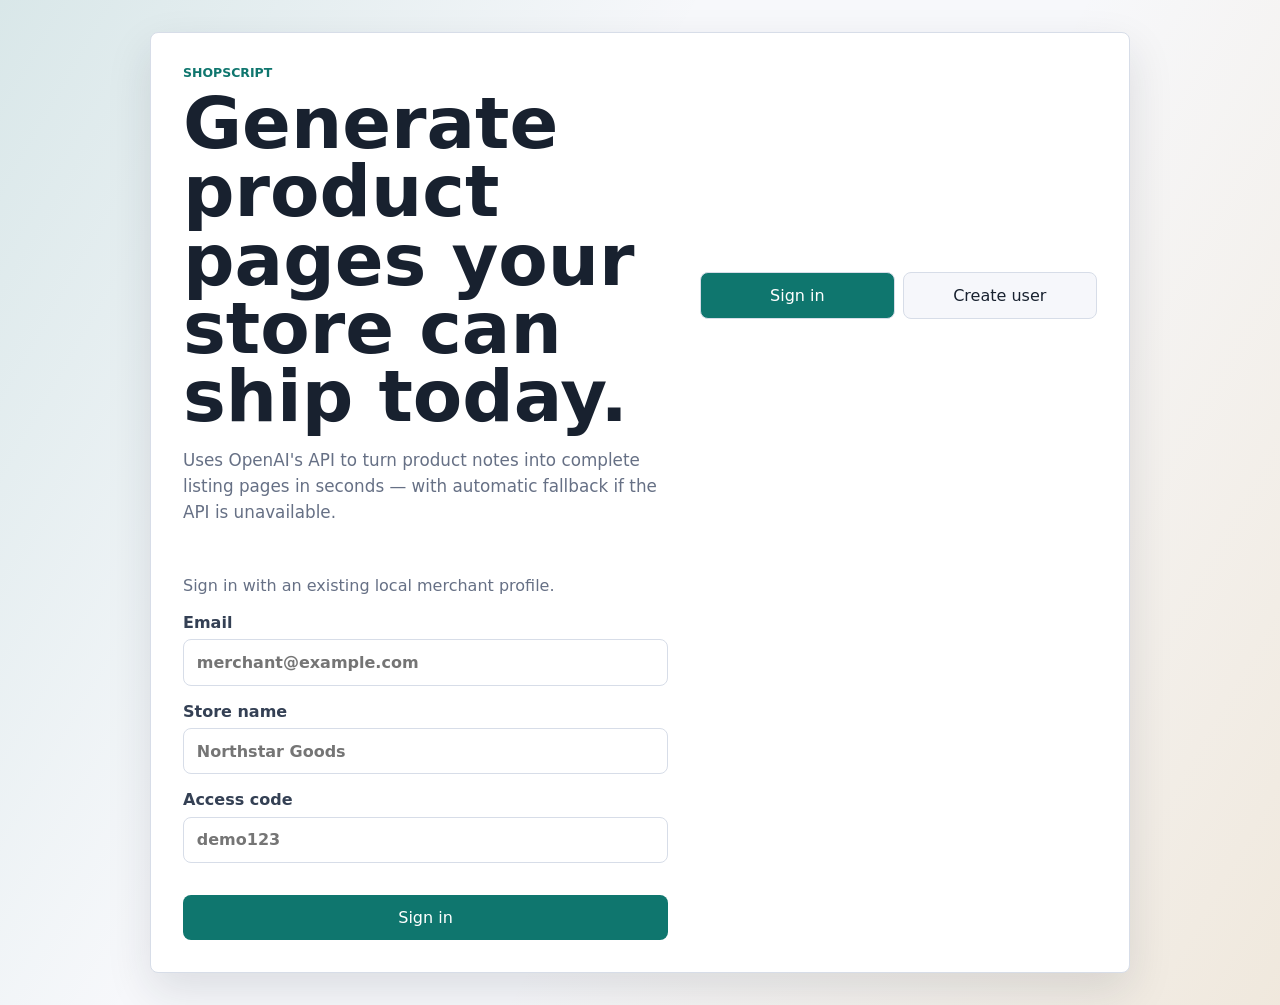
<file: index.html>
<!doctype html>
<html lang="en">
<head>
  <meta charset="utf-8">
  <meta name="viewport" content="width=device-width, initial-scale=1">
  <title>ShopScript - Product Page Generator</title>
  <link rel="stylesheet" href="styles.css">
</head>
<body>
  <main class="app" id="app">
    <section class="login-view" id="loginView">
      <div class="login-panel">
        <div>
          <p class="eyebrow">ShopScript</p>
          <h1>Generate product pages your store can ship today.</h1>
          <p class="lead">Uses OpenAI's API to turn product notes into complete listing pages in seconds — with automatic fallback if the API is unavailable.</p>
        </div>
        <div class="auth-tabs" role="tablist" aria-label="Authentication mode">
          <button class="auth-tab active" id="signinTab" type="button">Sign in</button>
          <button class="auth-tab" id="signupTab" type="button">Create user</button>
        </div>
        <form class="login-form" id="loginForm">
          <p class="auth-copy" id="authCopy">Sign in with an existing local merchant profile.</p>
          <label>
            Email
            <input id="emailInput" type="email" autocomplete="email" placeholder="merchant@example.com" required>
          </label>
          <label>
            Store name
            <input id="storeInput" type="text" autocomplete="organization" placeholder="Northstar Goods">
          </label>
          <label>
            Access code
            <input id="accessCodeInput" type="password" autocomplete="current-password" placeholder="demo123" required>
          </label>
          <p class="form-message" id="authMessage"></p>
          <button type="submit" id="authSubmit">Sign in</button>
        </form>
      </div>
    </section>

    <section class="dashboard hidden" id="dashboardView">
      <aside class="sidebar">
        <div>
          <p class="brand-mark">ShopScript</p>
          <p class="store-name" id="storeName">Store</p>
        </div>
        <nav>
          <a href="#generator" class="active">Generator</a>
          <a href="#history">Saved pages</a>
          <a href="tests.html">Tests</a>
        </nav>
        <button class="ghost-button" id="logoutButton" type="button">Log out</button>
      </aside>

      <section class="workspace">
        <header class="topbar">
          <div>
            <p class="eyebrow">Merchant studio</p>
            <h2>AI-powered product page generator</h2>
          </div>
          <div class="status-pill" id="sessionStatus">Local safe mode</div>
        </header>

        <section class="grid" id="generator">
          <form class="panel generator-panel" id="generatorForm">
            <div class="panel-heading">
              <h3>Product brief</h3>
              <p>Paste what a merchant already knows. ShopScript turns it into a polished page.</p>
            </div>
            <label>
              Product name
              <input id="productName" type="text" placeholder="AeroBrew Travel Coffee Kit" required>
            </label>
            <label>
              Short description
              <textarea id="productDescription" rows="5" placeholder="A compact pour-over kit for commuters, campers, and office coffee fans." required></textarea>
            </label>
            <div class="two-col">
              <label>
                Price
                <input id="productPrice" type="text" placeholder="Optional, e.g. $79 or Launch offer">
              </label>
              <label>
                Audience
                <input id="productAudience" type="text" placeholder="Optional, e.g. busy commuters">
              </label>
            </div>
            <label>
              Tone
              <input id="productTone" type="text" placeholder="Optional, e.g. premium, playful, minimal, bold">
            </label>
            <button type="submit">Generate with OpenAI API</button>
          </form>

          <section class="panel run-panel">
            <div class="panel-heading">
              <h3>Generation run log</h3>
              <p>Real-time steps as OpenAI generates your product page.</p>
            </div>
            <ol class="run-log" id="runLog">
              <li class="idle">Waiting for product brief</li>
            </ol>
          </section>
        </section>

        <section class="panel integration-panel">
          <div class="panel-heading inline-heading">
            <div>
              <h3>How it works</h3>
              <p>ShopScript calls OpenAI's API in real time. If the API is unavailable, it automatically falls back to local generation so the demo keeps working.</p>
            </div>
            <div class="mode-badge" id="integrationModeBadge">Live API active</div>
          </div>
          <div class="mode-grid">
            <div class="mode-card active">
              <strong>🟢 Live API Mode</strong>
              <p>OpenAI generates your product page in real time with custom benefits, FAQs, and SEO metadata based on your brief.</p>
            </div>
            <div class="mode-card">
              <strong>🟡 Fallback Mode</strong>
              <p>If the API is slow or unavailable, a local generator creates a valid page so the demo keeps working.</p>
            </div>
            <div class="mode-card">
              <strong>Production Ready</strong>
              <p>The same API boundary scales to real authentication, databases, image generation, and approval workflows.</p>
            </div>
          </div>
          <pre class="request-shape" aria-label="API request and response">// What you send:
POST /api/generate {
  name: "Product name",
  description: "What it is",
  price: "$X",
  audience: "Who it's for",
  tone: "Style (e.g., premium)"
}

// What you get back:
{
  headline: "AI-generated headline",
  benefits: ["...", "...", "..."],
  faqs: [{question, answer}, ...],
  seo: {title, description},
  visualSvg: "<svg>...</svg>"
}</pre>
          <p class="integration-note"><strong>Note:</strong> The API key is kept on the server (not in browser) for security. In production, add real auth, database persistence, rate limiting, and observability.</p>
        </section>

        <section class="preview-layout">
          <section class="panel preview-panel">
            <div class="panel-heading inline-heading">
              <div>
                <h3>Live preview</h3>
                <p id="previewSubtitle">Generated page appears here.</p>
              </div>
              <div class="actions">
                <button class="secondary-button" id="saveButton" type="button" disabled>Save</button>
                <button id="downloadButton" type="button" disabled>Download HTML</button>
              </div>
            </div>
            <article class="product-preview empty" id="productPreview">
              <p>Generate a product page to preview the storefront output.</p>
            </article>
          </section>

          <section class="panel history-panel" id="history">
            <div class="panel-heading">
              <h3>Saved pages</h3>
              <p>Persisted locally for this merchant session.</p>
            </div>
            <div class="history-list" id="historyList"></div>
          </section>
        </section>
      </section>
    </section>
  </main>

  <script src="storage.js"></script>
  <script src="codexClient.js"></script>
  <script src="app.js"></script>
</body>
</html>
</file>
<file: styles.css>
:root {
  --ink: #18212f;
  --muted: #667085;
  --line: #d7dde8;
  --panel: #ffffff;
  --paper: #f6f7fb;
  --accent: #0f766e;
  --accent-dark: #115e59;
  --gold: #c48926;
  --rose: #b42318;
  --shadow: 0 18px 45px rgba(24, 33, 47, 0.12);
}

* {
  box-sizing: border-box;
}

body {
  margin: 0;
  color: var(--ink);
  background: var(--paper);
  font-family: Inter, ui-sans-serif, system-ui, -apple-system, BlinkMacSystemFont, "Segoe UI", sans-serif;
}

button,
input,
textarea,
select {
  font: inherit;
}

button {
  border: 0;
  border-radius: 8px;
  padding: 0.8rem 1rem;
  color: white;
  background: var(--accent);
  cursor: pointer;
}

button:hover {
  background: var(--accent-dark);
}

button:disabled {
  color: #9aa4b2;
  background: #e5e8ef;
  cursor: not-allowed;
}

label {
  display: grid;
  gap: 0.45rem;
  color: #344054;
  font-weight: 650;
}

input,
textarea,
select {
  width: 100%;
  border: 1px solid var(--line);
  border-radius: 8px;
  padding: 0.8rem;
  color: var(--ink);
  background: white;
}

textarea {
  resize: vertical;
}

.hidden {
  display: none !important;
}

.login-view {
  min-height: 100vh;
  display: grid;
  place-items: center;
  padding: 2rem;
  background:
    linear-gradient(120deg, rgba(15, 118, 110, 0.13), transparent 38%),
    linear-gradient(300deg, rgba(196, 137, 38, 0.14), transparent 42%),
    #f7f8fb;
}

.login-panel {
  width: min(980px, 100%);
  display: grid;
  grid-template-columns: 1.1fr 0.9fr;
  gap: 2rem;
  align-items: center;
  padding: 2rem;
  border: 1px solid var(--line);
  border-radius: 8px;
  background: white;
  box-shadow: var(--shadow);
}

.eyebrow {
  margin: 0 0 0.55rem;
  color: var(--accent);
  font-size: 0.78rem;
  font-weight: 800;
  letter-spacing: 0;
  text-transform: uppercase;
}

h1,
h2,
h3,
p {
  margin-top: 0;
}

h1 {
  margin-bottom: 1rem;
  max-width: 13ch;
  font-size: clamp(2.4rem, 8vw, 4.5rem);
  line-height: 0.95;
  letter-spacing: 0;
}

h2 {
  margin-bottom: 0;
  font-size: 1.8rem;
}

h3 {
  margin-bottom: 0.25rem;
  font-size: 1.05rem;
}

.lead {
  max-width: 55ch;
  color: var(--muted);
  font-size: 1.05rem;
  line-height: 1.55;
}

.login-form,
.generator-panel {
  display: grid;
  gap: 1rem;
}

.auth-tabs {
  display: grid;
  grid-template-columns: 1fr 1fr;
  gap: 0.5rem;
  margin-bottom: 1rem;
}

.auth-tab {
  border: 1px solid var(--line);
  color: var(--ink);
  background: #f6f7fb;
}

.auth-tab.active,
.auth-tab:hover {
  color: white;
  background: var(--accent);
}

.auth-copy,
.form-message {
  margin: 0;
  color: var(--muted);
  line-height: 1.45;
}

.form-message.error {
  color: var(--rose);
  font-weight: 700;
}

.dashboard {
  min-height: 100vh;
  display: grid;
  grid-template-columns: 240px 1fr;
}

.sidebar {
  position: sticky;
  top: 0;
  height: 100vh;
  display: grid;
  align-content: space-between;
  padding: 1.25rem;
  color: white;
  background: #16202d;
}

.brand-mark {
  margin-bottom: 0.35rem;
  font-size: 1.2rem;
  font-weight: 850;
}

.store-name {
  color: #b9c3d2;
}

nav {
  display: grid;
  gap: 0.4rem;
  margin-top: 2rem;
}

nav a {
  border-radius: 8px;
  padding: 0.75rem;
  color: #dbe3ef;
  text-decoration: none;
}

nav a.active,
nav a:hover {
  background: rgba(255, 255, 255, 0.1);
}

.ghost-button {
  border: 1px solid rgba(255, 255, 255, 0.2);
  color: white;
  background: transparent;
}

.workspace {
  display: grid;
  gap: 1rem;
  padding: 1.25rem;
}

.topbar,
.panel {
  border: 1px solid var(--line);
  border-radius: 8px;
  background: var(--panel);
}

.topbar {
  display: flex;
  justify-content: space-between;
  gap: 1rem;
  align-items: center;
  padding: 1.25rem;
}

.status-pill {
  border: 1px solid #9ed7cf;
  border-radius: 999px;
  padding: 0.45rem 0.75rem;
  color: var(--accent-dark);
  background: #ecfdf9;
  font-size: 0.9rem;
  font-weight: 750;
  white-space: nowrap;
}

.grid {
  display: grid;
  grid-template-columns: minmax(320px, 1fr) minmax(280px, 0.72fr);
  gap: 1rem;
}

.panel {
  padding: 1rem;
}

.panel-heading {
  margin-bottom: 1rem;
}

.panel-heading p {
  margin-bottom: 0;
  color: var(--muted);
  line-height: 1.45;
}

.inline-heading {
  display: flex;
  justify-content: space-between;
  gap: 1rem;
  align-items: start;
}

.two-col {
  display: grid;
  grid-template-columns: 1fr 1fr;
  gap: 0.8rem;
}

.run-log {
  display: grid;
  gap: 0.65rem;
  margin: 0;
  padding-left: 1.3rem;
}

.run-log li {
  color: var(--muted);
}

.run-log li.done {
  color: var(--accent-dark);
  font-weight: 700;
}

.run-log li.idle {
  color: var(--muted);
}

.integration-panel {
  display: grid;
  gap: 1rem;
}

.mode-badge {
  border: 1px solid #f2c46d;
  border-radius: 999px;
  padding: 0.45rem 0.75rem;
  color: #8a5a00;
  background: #fff7e6;
  font-size: 0.9rem;
  font-weight: 800;
  white-space: nowrap;
}

.mode-grid {
  display: grid;
  grid-template-columns: repeat(3, 1fr);
  gap: 0.8rem;
}

.mode-card {
  border: 1px solid var(--line);
  border-radius: 8px;
  padding: 0.85rem;
  background: #fbfcff;
}

.mode-card.active {
  border-color: #9ed7cf;
  background: #ecfdf9;
}

.mode-card strong {
  display: block;
  margin-bottom: 0.4rem;
}

.mode-card p {
  margin: 0;
  color: var(--muted);
  line-height: 1.45;
}

.request-shape {
  overflow: auto;
  margin: 0;
  border-radius: 8px;
  padding: 1rem;
  color: #e7edf6;
  background: #16202d;
}

.integration-note {
  margin-top: 1rem;
  padding: 0.8rem;
  border-left: 4px solid var(--accent);
  background: #f0f9f8;
  font-size: 0.95rem;
  line-height: 1.5;
}

.integration-note strong {
  color: var(--accent-dark);
}

.disabled-live-button {
  justify-self: start;
  color: #856404;
  background: #fff3cd;
}

.preview-layout {
  display: grid;
  grid-template-columns: minmax(360px, 1fr) 320px;
  gap: 1rem;
}

.actions {
  display: flex;
  gap: 0.6rem;
  flex-wrap: wrap;
}

.secondary-button {
  color: var(--accent-dark);
  background: #e7f8f5;
}

.secondary-button:hover {
  color: white;
}

.product-preview {
  overflow: hidden;
  border: 1px solid var(--line);
  border-radius: 8px;
  background: white;
}

.product-preview.empty {
  display: grid;
  min-height: 260px;
  place-items: center;
  padding: 2rem;
  color: var(--muted);
}

.product-hero {
  display: grid;
  grid-template-columns: 1.1fr 0.9fr;
  gap: 1rem;
  padding: 1.4rem;
  background: linear-gradient(135deg, #f2fbf9, #fff7ea);
}

.product-hero h4 {
  margin: 0 0 0.6rem;
  font-size: clamp(1.8rem, 5vw, 3rem);
  line-height: 1;
  letter-spacing: 0;
}

.price {
  color: var(--accent-dark);
  font-size: 1.3rem;
  font-weight: 850;
}

.mock-photo {
  min-height: 220px;
  display: grid;
  gap: 0.7rem;
  place-items: center;
  border: 1px solid rgba(15, 118, 110, 0.25);
  border-radius: 8px;
  color: var(--accent-dark);
  background:
    linear-gradient(135deg, rgba(15, 118, 110, 0.22), transparent),
    linear-gradient(315deg, rgba(196, 137, 38, 0.2), transparent),
    white;
  font-weight: 850;
  text-align: center;
}

.product-art {
  width: min(260px, 100%);
  height: auto;
}

.product-section {
  padding: 1.2rem 1.4rem;
  border-top: 1px solid var(--line);
}

.benefits {
  display: grid;
  grid-template-columns: repeat(3, 1fr);
  gap: 0.8rem;
  padding: 0;
  list-style: none;
}

.benefits li,
.faq-item,
.seo-box {
  border: 1px solid var(--line);
  border-radius: 8px;
  padding: 0.85rem;
  background: #fbfcff;
}

.history-list {
  display: grid;
  gap: 0.75rem;
}

.history-item {
  border: 1px solid var(--line);
  border-radius: 8px;
  padding: 0.8rem;
  background: #fbfcff;
}

.history-item strong {
  display: block;
  margin-bottom: 0.3rem;
}

.history-item button {
  margin-top: 0.6rem;
  padding: 0.55rem 0.7rem;
}

.empty-state {
  color: var(--muted);
}

@media (max-width: 920px) {
  .login-panel,
  .dashboard,
  .grid,
  .preview-layout,
  .product-hero,
  .mode-grid {
    grid-template-columns: 1fr;
  }

  .sidebar {
    position: static;
    height: auto;
  }

  .topbar,
  .inline-heading {
    align-items: stretch;
    flex-direction: column;
  }

  .benefits,
  .two-col {
    grid-template-columns: 1fr;
  }
}
</file>
